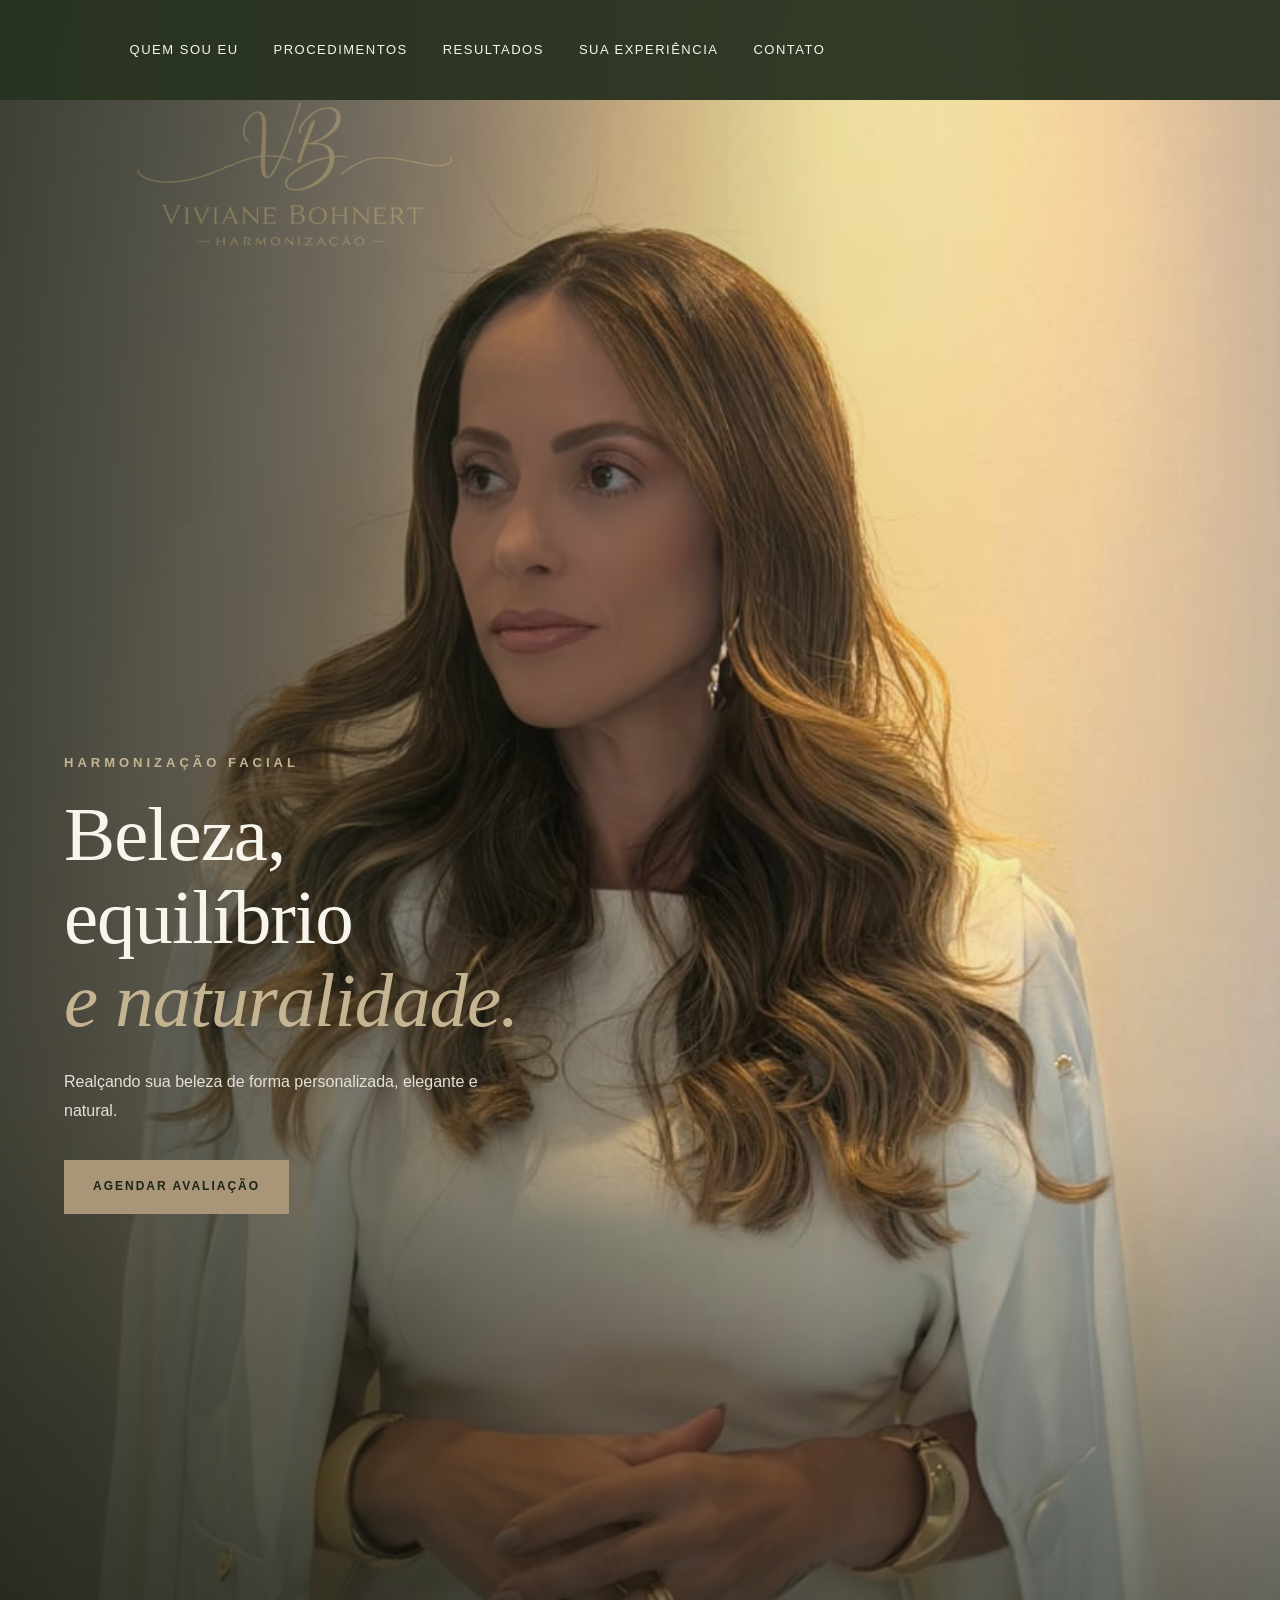
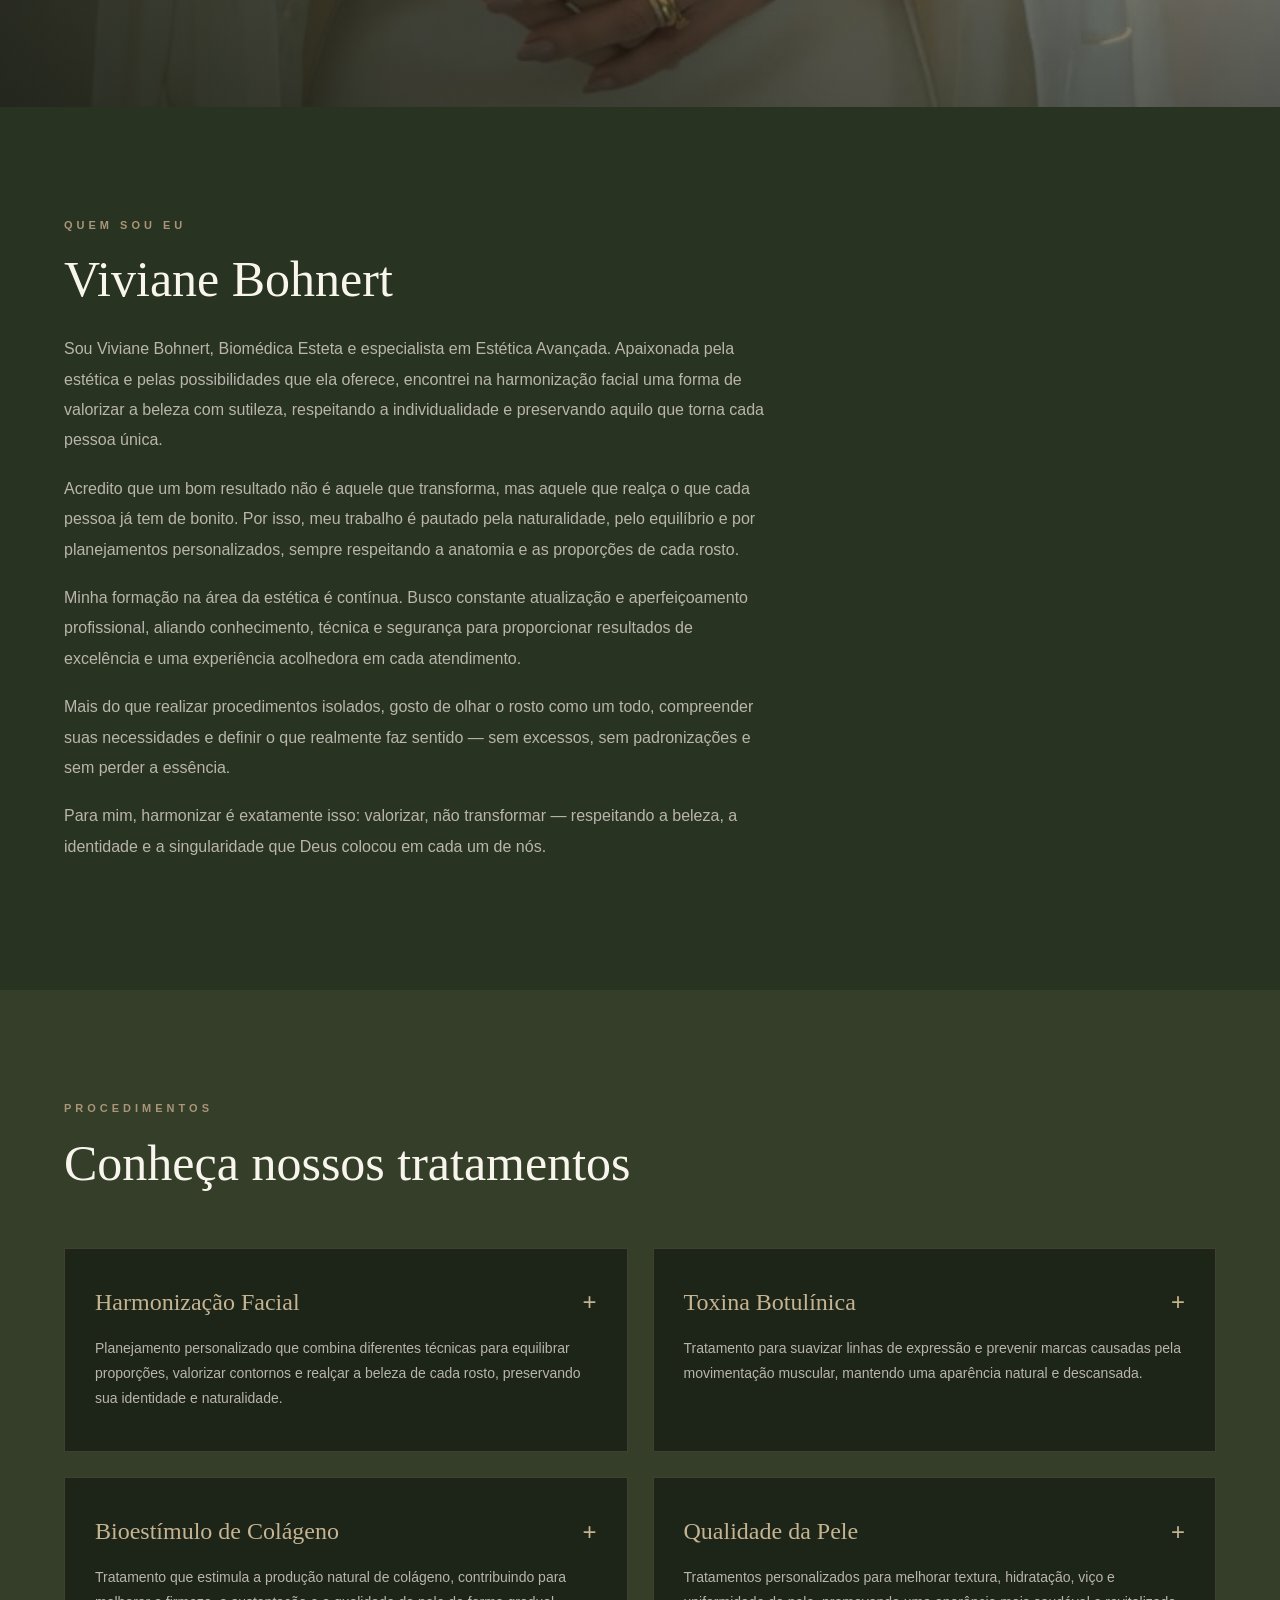
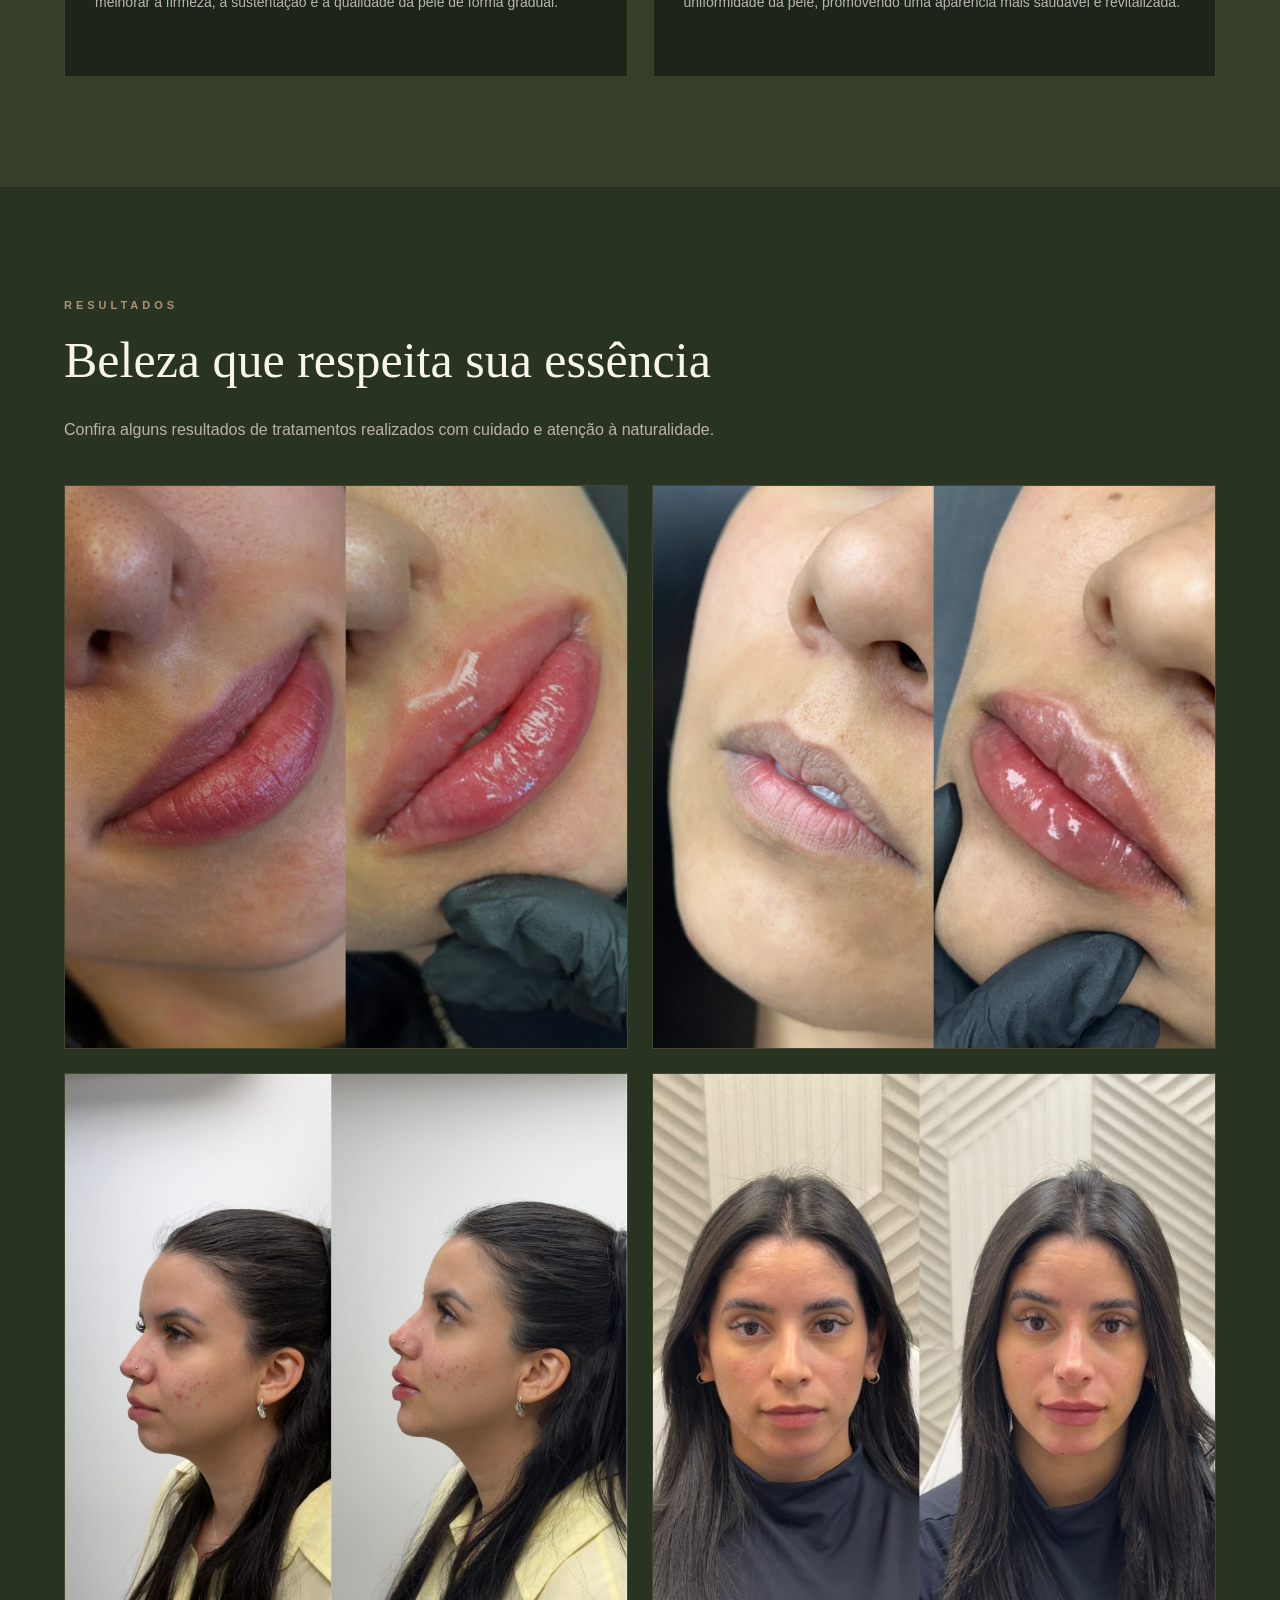
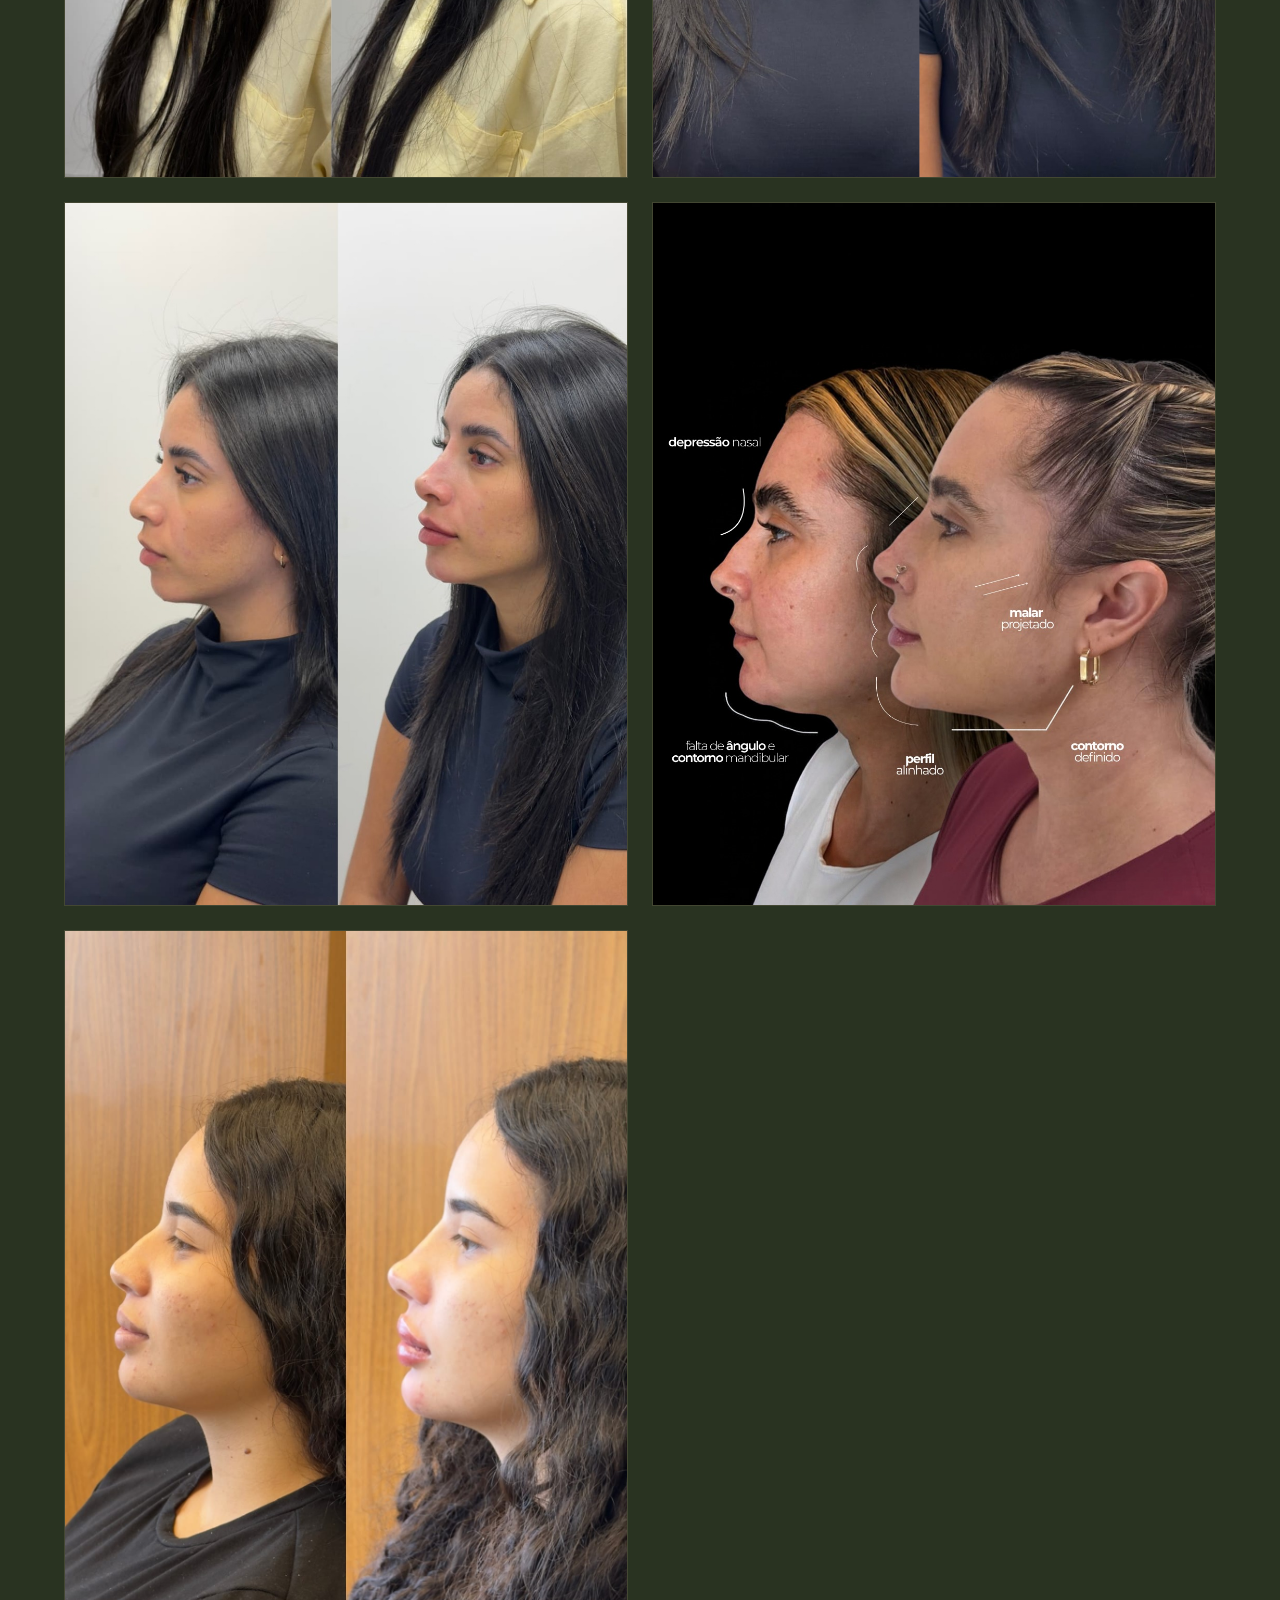
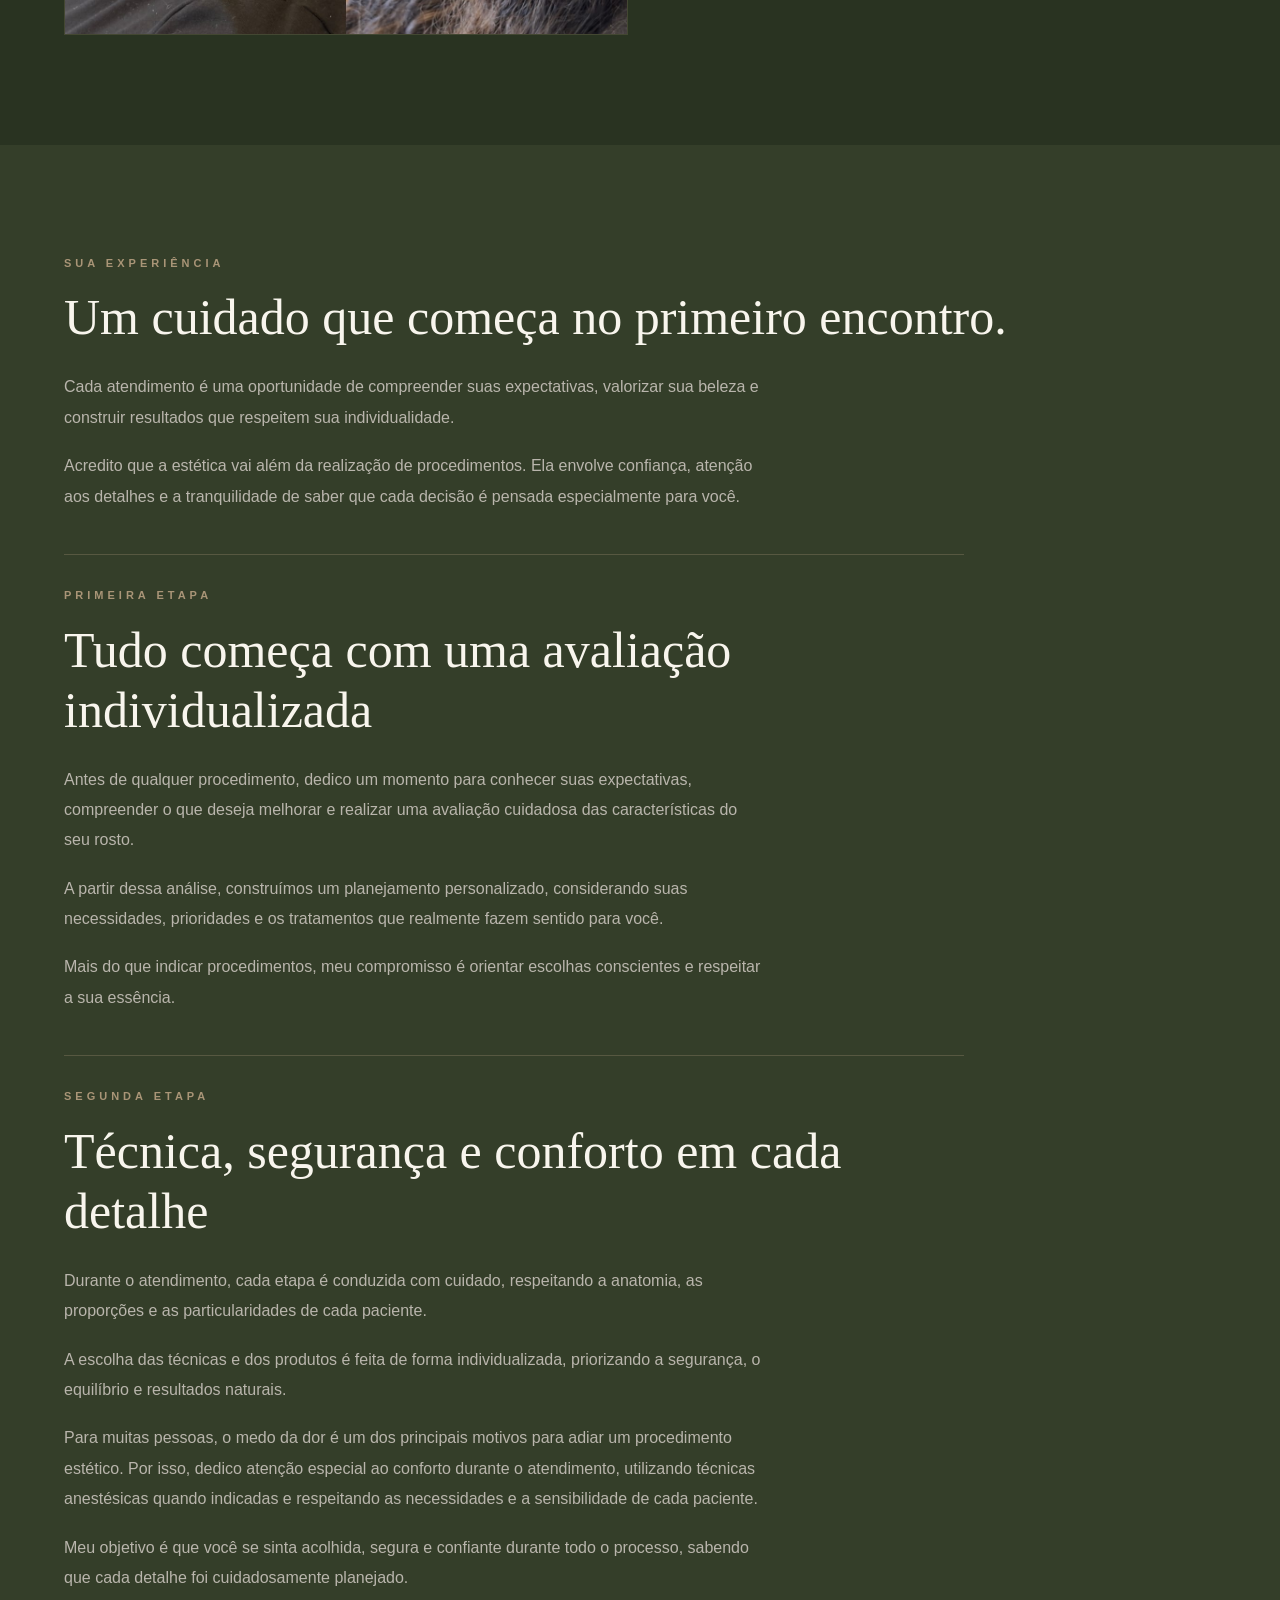
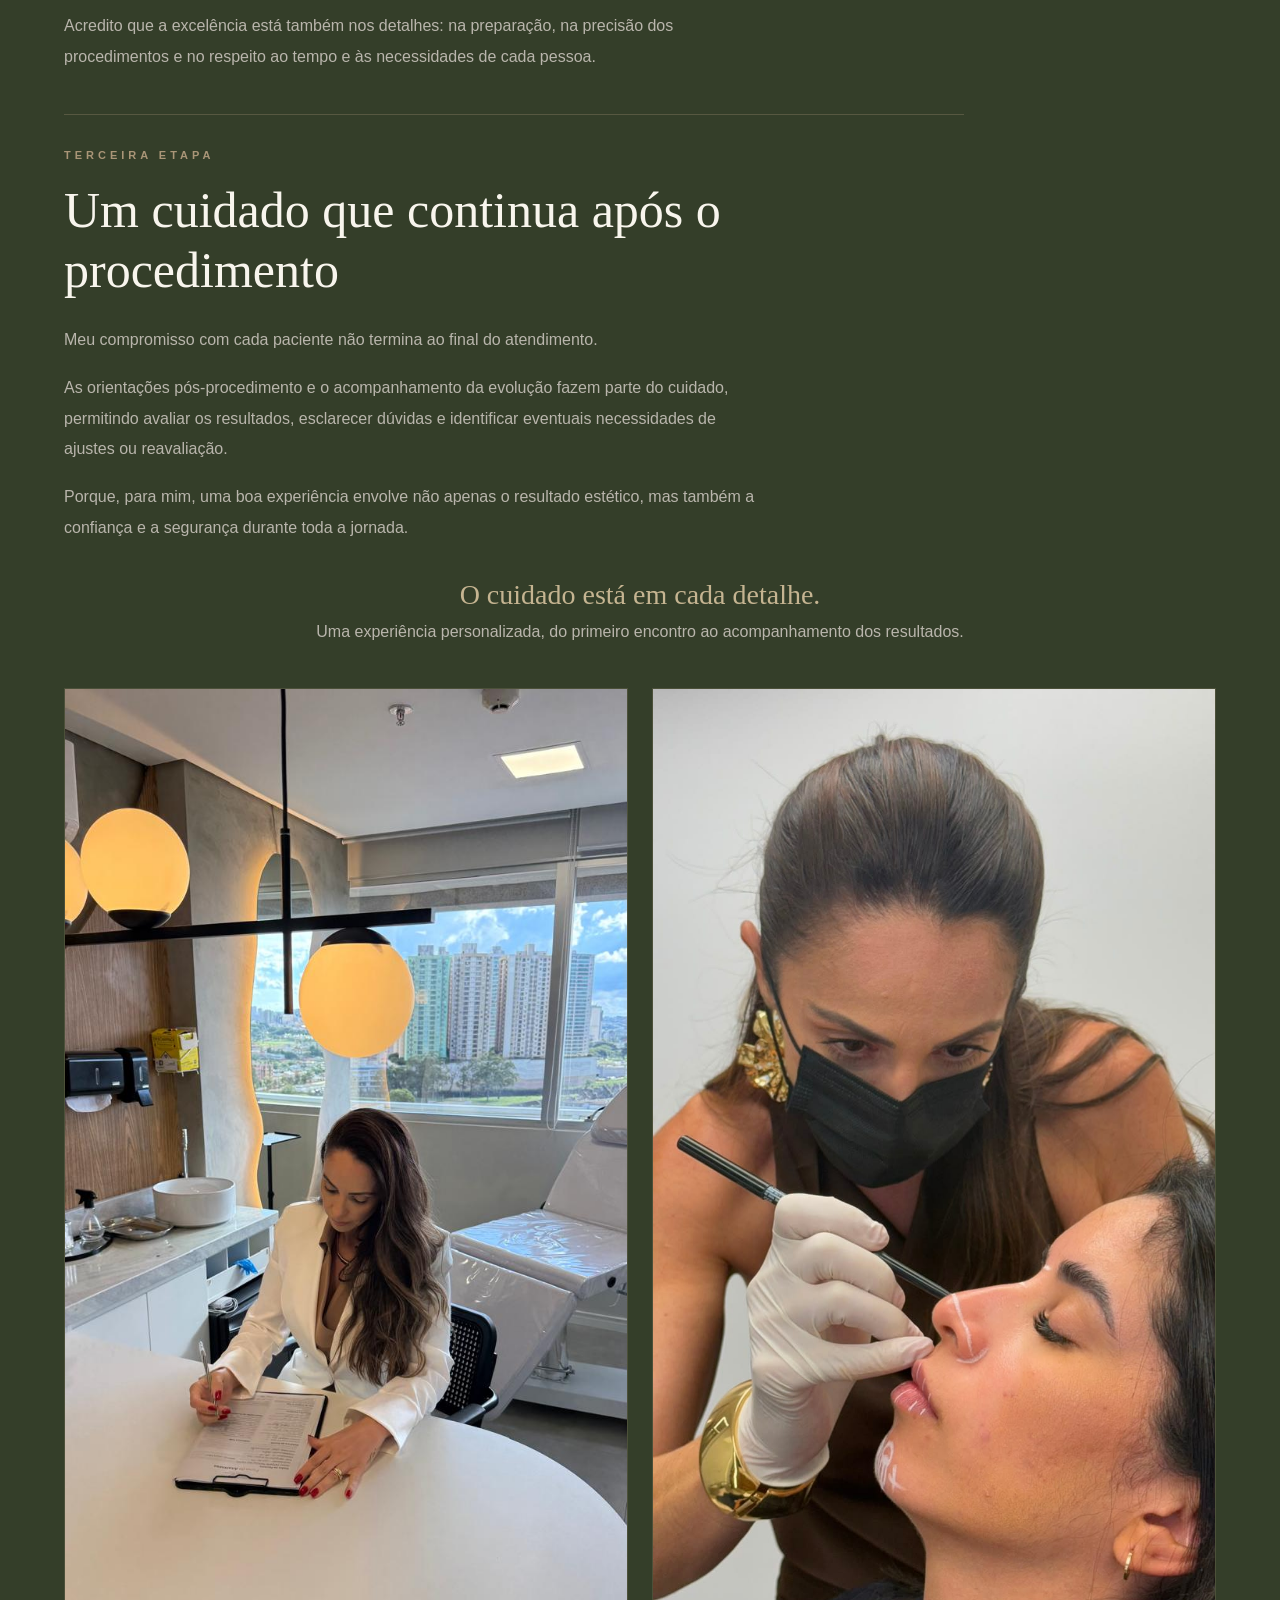
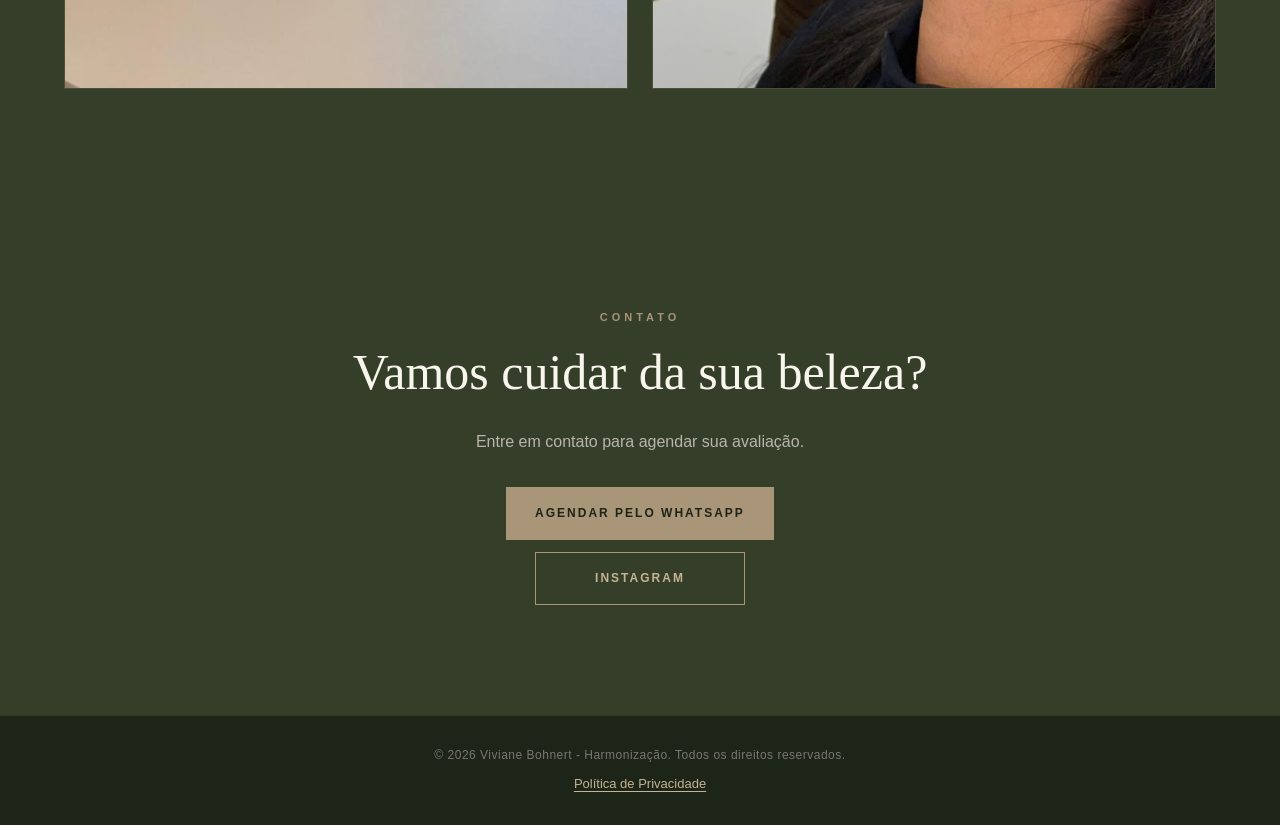
<file: index.html>
<!DOCTYPE html>
<html lang="pt-BR">

<head>
    <meta charset="UTF-8">

    <!-- Responsividade para celulares -->
    <meta name="viewport" content="width=device-width, initial-scale=1.0">

    <title>Viviane Bohnert | Harmonização Facial</title>

    <meta
        name="description"
        content="Viviane Bohnert - Harmonização facial e estética. Beleza, equilíbrio e naturalidade."
    >

    <!-- Arquivo de estilos -->
    <link rel="stylesheet" href="style.css">
</head>

<body>

    <!-- =========================
         CABEÇALHO / MENU
    ========================== -->
    <header class="header">

        <div class="container header-container">


            <!-- Menu de navegação -->
            <nav class="menu" id="menu-principal">

                <a href="#quem-sou-eu">Quem sou eu</a>
                <a href="#procedimentos">Procedimentos</a>
                <a href="#resultados">Resultados</a>
                <a href="#sua-experiencia">Sua Experiência</a>
                <a href="https://wa.me/5561998429960" target="_blank" rel="noopener noreferrer">Contato</a>

            </nav>

            <!-- Botão do menu mobile -->
            <button class="menu-mobile" type="button" aria-label="Abrir menu" aria-controls="menu-principal" aria-expanded="false">
                ☰
            </button>

        </div>

    </header>

   <!-- =========================
         CAPA
    ========================== -->
    <main>

        <section id="inicio" class="hero">

            <!-- MARCA-D'ÁGUA -->
            <div class="logo-marca-dagua">
                <img src="imagens/logo.png" alt="">
            </div>

            <!-- FOTO -->
            <div class="hero-imagem">
                <img
                    src="imagens/capa.jpg"
                    alt="Viviane Bohnert"
                    
                >
            </div>

            <!-- TEXTO -->
            <div class="hero-conteudo">

                <p class="hero-subtitulo">
                    HARMONIZAÇÃO FACIAL
                </p>

                <h1>
                    Beleza, equilíbrio
                    <span>e naturalidade.</span>
                </h1>

                <p class="hero-texto">
                    Realçando sua beleza de forma personalizada,
                    elegante e natural.
                </p>

                <a href="#contato" class="botao">
                    AGENDAR AVALIAÇÃO
                </a>

            </div>

        </section>

        <section id="quem-sou-eu" class="quem-sou-eu">
            <div class="container">
                <p class="secao-subtitulo">QUEM SOU EU</p>

                <h2>Viviane Bohnert</h2>

                <p>
                    Sou Viviane Bohnert, Biomédica Esteta e especialista em Estética Avançada.
                    Apaixonada pela estética e pelas possibilidades que ela oferece, encontrei na harmonização facial uma forma de valorizar a beleza com sutileza, respeitando a individualidade e preservando aquilo que torna cada pessoa única.
                </p>

                <p>
                    Acredito que um bom resultado não é aquele que transforma, mas aquele que realça o que cada pessoa já tem de bonito. Por isso, meu trabalho é pautado pela naturalidade, pelo equilíbrio e por planejamentos personalizados, sempre respeitando a anatomia e as proporções de cada rosto.
                </p>

                <p>
                    Minha formação na área da estética é contínua. Busco constante atualização e aperfeiçoamento profissional, aliando conhecimento, técnica e segurança para proporcionar resultados de excelência e uma experiência acolhedora em cada atendimento.
                </p>

                <p>
                    Mais do que realizar procedimentos isolados, gosto de olhar o rosto como um todo, compreender suas necessidades e definir o que realmente faz sentido — sem excessos, sem padronizações e sem perder a essência.
                </p>

                <p>
                    Para mim, harmonizar é exatamente isso: valorizar, não transformar — respeitando a beleza, a identidade e a singularidade que Deus colocou em cada um de nós.
                </p>
            </div>
        </section>


        <!-- =========================
             PROCEDIMENTOS
        ========================== -->
        <section id="procedimentos" class="procedimentos">

            <div class="container">

                <p class="secao-subtitulo">
                    PROCEDIMENTOS
                </p>

                <h2>
                    Conheça nossos tratamentos
                </h2>

                <div class="procedimentos-grid">

                    <article class="card-procedimento">
                        <button
                            class="procedimento-toggle"
                            type="button"
                            aria-expanded="false"
                            aria-controls="detalhes-harmonizacao"
                        >
                            <h3>Harmonização Facial</h3>
                            <span aria-hidden="true">+</span>
                        </button>
                        <p>
                            Planejamento personalizado que combina diferentes técnicas para equilibrar proporções, valorizar contornos e realçar a beleza de cada rosto, preservando sua identidade e naturalidade.
                        </p>
                    </article>

                    <article class="card-procedimento">
                        <button
                            class="procedimento-toggle"
                            type="button"
                            aria-expanded="false"
                            aria-controls="detalhes-toxina"
                        >
                            <h3>Toxina Botulínica</h3>
                            <span aria-hidden="true">+</span>
                        </button>
                        <p>
                            Tratamento para suavizar linhas de expressão e prevenir marcas causadas pela movimentação muscular, mantendo uma aparência natural e descansada.
                        </p>
                    </article>

                    <article class="card-procedimento">
                        <button
                            class="procedimento-toggle"
                            type="button"
                            aria-expanded="false"
                            aria-controls="detalhes-bioestimulo"
                        >
                            <h3>Bioestímulo de Colágeno</h3>
                            <span aria-hidden="true">+</span>
                        </button>
                        <p>
                            Tratamento que estimula a produção natural de colágeno, contribuindo para melhorar a firmeza, a sustentação e a qualidade da pele de forma gradual.
                        </p>
                    </article>

                    <article class="card-procedimento">
                        <button
                            class="procedimento-toggle"
                            type="button"
                            aria-expanded="false"
                            aria-controls="detalhes-qualidade-pele"
                        >
                            <h3>Qualidade da Pele</h3>
                            <span aria-hidden="true">+</span>
                        </button>
                        <p>
                            Tratamentos personalizados para melhorar textura, hidratação, viço e uniformidade da pele, promovendo uma aparência mais saudável e revitalizada.
                        </p>
                    </article>

                </div>

                <div class="procedimento-detalhes" id="detalhes-harmonizacao" hidden>
                    <h3>Harmonização Facial</h3>

                    <p>
                        A harmonização facial é um planejamento individualizado que busca promover maior equilíbrio entre as diferentes regiões do rosto, respeitando a anatomia, as proporções e as características de cada pessoa.
                    </p>

                    <p>
                        Mais do que tratar pontos isolados, o objetivo é <strong>avaliar o rosto como um todo</strong> e identificar quais intervenções realmente podem contribuir para um resultado mais harmônico e natural.
                    </p>

                    <p>
                        O planejamento pode envolver diferentes técnicas e áreas, de acordo com as necessidades de cada paciente.
                    </p>

                    <p class="procedimento-lista-titulo">
                        <strong>Tratamentos que podem fazer parte do planejamento:</strong>
                    </p>

                    <ul>
                        <li>Preenchimento labial</li>
                        <li>Rinomodelação</li>
                        <li>Preenchimento de mento</li>
                        <li>Contorno mandibular</li>
                        <li>Região malar</li>
                        <li>Olheiras</li>
                        <li>Sulco nasogeniano (“bigode chinês”)</li>
                        <li>Linhas de marionete</li>
                        <li>Pré-jowls</li>
                        <li>Outros pontos de sustentação e contorno facial</li>
                    </ul>

                    <h4>Duração Média</h4>
                    <p>
                        De 60 a 180 minutos, dependendo das regiões tratadas e da complexidade do planejamento.
                    </p>

                    <h4>Duração dos Resultados / Manutenção</h4>
                    <p>
                        Os preenchimentos com ácido hialurônico apresentam duração variável, frequentemente entre 9 e 24 meses, conforme o produto, a região e as características individuais. A necessidade de manutenção é avaliada individualmente.
                    </p>

                    <h4>Recuperação</h4>
                    <p>
                        É comum apresentar inchaço, sensibilidade e pequenos hematomas nos primeiros dias. A acomodação dos tecidos e a percepção do resultado final podem levar algumas semanas.
                    </p>
                </div>

                <div class="procedimento-detalhes" id="detalhes-toxina" hidden>
                    <h3>Toxina Botulínica</h3>

                    <p>
                        A toxina botulínica atua temporariamente na musculatura responsável pela formação das linhas de expressão, suavizando marcas e ajudando a prevenir que elas se tornem mais profundas ao longo do tempo.
                    </p>

                    <p>
                        O tratamento é planejado de forma individualizada, considerando a anatomia, a força muscular e a dinâmica facial de cada paciente.
                    </p>

                    <p>
                        Pode ser utilizada em diferentes regiões, como <strong>testa, glabela, ao redor dos olhos, nariz, sorriso, queixo e pescoço</strong>, além de outras indicações que serão avaliadas durante a consulta.
                    </p>

                    <h4>Duração Média</h4>
                    <p>
                        De 30 a 45 minutos, conforme as regiões tratadas.
                    </p>

                    <h4>Duração dos Resultados / Manutenção</h4>
                    <p>
                        Os efeitos costumam durar de 4 a 6 meses, podendo variar conforme a musculatura e a resposta individual. A necessidade de reaplicação é avaliada em consulta.
                    </p>

                    <h4>Recuperação</h4>
                    <p>
                        Retorno imediato às atividades habituais. Podem ocorrer pequenos pontos de vermelhidão, sensibilidade ou hematomas. Os resultados surgem gradualmente em até 15 dias, com avaliação do efeito após esse período.
                    </p>
                </div>

                <div class="procedimento-detalhes" id="detalhes-bioestimulo" hidden>
                    <h3>Bioestímulo de Colágeno</h3>

                    <p>
                        Com o passar do tempo, nosso organismo reduz naturalmente a produção de colágeno, o que contribui para alterações na firmeza, sustentação e qualidade da pele.
                    </p>

                    <p>
                        Os tratamentos de bioestímulo têm como objetivo <strong>estimular o próprio organismo a produzir novas fibras de colágeno</strong>, promovendo uma melhora progressiva da pele.
                    </p>

                    <p>
                        Pode ser indicado para pacientes que desejam melhorar aspectos como <strong>flacidez, firmeza, sustentação e qualidade da pele</strong>, sempre de acordo com uma avaliação individual.
                    </p>

                    <h4>Duração Média</h4>
                    <p>
                        De 40 a 60 minutos, dependendo das áreas tratadas.
                    </p>

                    <h4>Duração dos Resultados / Manutenção</h4>
                    <p>
                        O número de sessões varia de 1 a 3, com intervalos definidos conforme a indicação e o planejamento individual. Os resultados aparecem gradualmente ao longo dos meses e podem durar até 24 meses, dependendo do bioestimulador utilizado e da resposta de cada organismo.
                    </p>

                    <h4>Recuperação</h4>
                    <p>
                        Pode ocorrer inchaço, sensibilidade ou pequenos hematomas nos primeiros dias. Os cuidados após o procedimento variam conforme o produto e a técnica utilizada.
                    </p>
                </div>

                <div class="procedimento-detalhes" id="detalhes-qualidade-pele" hidden>
                    <h3>Qualidade da Pele</h3>

                    <p>
                        Uma pele bonita vai além de contornos e proporções. Textura, hidratação, luminosidade e uniformidade também fazem parte de uma aparência saudável e bem cuidada.
                    </p>

                    <p>
                        Os tratamentos para qualidade da pele são escolhidos de forma individualizada, considerando as características, necessidades e objetivos de cada paciente.
                    </p>

                    <h4>PDRN</h4>
                    <p>
                        O PDRN é um ativo utilizado em protocolos voltados à <strong>regeneração e revitalização da pele</strong>. Sua proposta é favorecer os processos de reparação cutânea e contribuir para a melhora da textura, hidratação e aparência global da pele.
                    </p>
                    <p>
                        Pode ser associado a diferentes protocolos, de acordo com a avaliação e as necessidades individuais.
                    </p>

                    <h4>Microagulhamento</h4>
                    <p>
                        O microagulhamento promove microperfurações controladas na pele, estimulando seus mecanismos naturais de renovação e a produção de colágeno.
                    </p>
                    <p>
                        Pode ser indicado para melhorar <strong>textura, poros aparentes, cicatrizes de acne, linhas finas e irregularidades da pele</strong>. O tratamento também pode ser associado a ativos selecionados de acordo com o objetivo de cada protocolo.
                    </p>

                    <h4>Skinbooster</h4>
                    <p>
                        O Skinbooster é um tratamento injetável com ácido hialurônico desenvolvido para proporcionar <strong>hidratação profunda e melhorar a qualidade da pele</strong>, sem ter como objetivo principal aumentar volume ou modificar os contornos faciais.
                    </p>
                    <p>
                        É indicado especialmente para peles que apresentam perda de hidratação, viço e elasticidade, contribuindo para uma aparência mais saudável, luminosa e revitalizada.
                    </p>
                </div>

            </div>

        </section>


        <!-- =========================
             RESULTADOS
        ========================== -->
        <section id="resultados" class="resultados">

            <div class="container">

                <p class="secao-subtitulo">
                    RESULTADOS
                </p>

                <h2>
                    Beleza que respeita sua essência
                </h2>

                <p>
                    Confira alguns resultados de tratamentos realizados com cuidado e atenção à naturalidade.
                </p>

                <div class="resultados-galeria">
                    <button class="resultado-foto" type="button" aria-label="Ampliar comparativo de resultado estético nos lábios">
                        <img src="imagens/WhatsApp Image 2026-10-07 at 09.46.32.jpeg" alt="Comparativo de resultado estético nos lábios, antes e depois">
                    </button>
                    <button class="resultado-foto" type="button" aria-label="Ampliar segundo comparativo dos lábios">
                        <img src="imagens/WhatsApp Image 2026-10-07 at 09.46.32 (1).jpeg" alt="Segundo comparativo de resultado estético nos lábios, antes e depois">
                    </button>
                    <button class="resultado-foto" type="button" aria-label="Ampliar comparativo de perfil facial com camisa amarela">
                        <img src="imagens/WhatsApp Image 2026-10-15 at 11.55.12 (1).jpeg" alt="Comparativo de perfil facial antes e depois, com a paciente usando camisa amarela">
                    </button>
                    <button class="resultado-foto" type="button" aria-label="Ampliar comparativo frontal do rosto">
                        <img src="imagens/WhatsApp Image 2026-10-15 at 11.55.13.jpeg" alt="Comparativo frontal do rosto antes e depois">
                    </button>
                    <button class="resultado-foto" type="button" aria-label="Ampliar comparativo de perfil facial com blusa preta">
                        <img src="imagens/WhatsApp Image 2026-10-15 at 11.55.13 (1).jpeg" alt="Comparativo de perfil facial antes e depois, com a paciente usando blusa preta">
                    </button>
                    <button class="resultado-foto" type="button" aria-label="Ampliar comparativo de perfil facial com áreas destacadas">
                        <img src="imagens/WhatsApp Image 2026-10-08 at 15.23.56.jpeg" alt="Comparativo de perfil facial com marcações de contorno mandibular, região malar e depressão nasal">
                    </button>
                    <button class="resultado-foto" type="button" aria-label="Ampliar segundo comparativo de perfil facial">
                        <img src="imagens/WhatsApp Image 2026-10-07 at 10.22.50 (1).jpeg" alt="Segundo comparativo de perfil facial antes e depois do tratamento">
                    </button>
                </div>

                <dialog class="visualizador-imagem" aria-label="Foto ampliada">
                    <button class="visualizador-fechar" type="button">Fechar</button>
                    <img alt="">
                </dialog>

            </div>

        </section>


        <!-- =========================
             SUA EXPERIÊNCIA
        ========================== -->
        <section id="sua-experiencia" class="sua-experiencia">

            <div class="container">

                <p class="secao-subtitulo">SUA EXPERIÊNCIA</p>

                <h2>Um cuidado que começa no primeiro encontro.</h2>

                <p>
                    Cada atendimento é uma oportunidade de compreender suas expectativas, valorizar sua beleza e construir resultados que respeitem sua individualidade.
                </p>

                <p>
                    Acredito que a estética vai além da realização de procedimentos. Ela envolve confiança, atenção aos detalhes e a tranquilidade de saber que cada decisão é pensada especialmente para você.
                </p>

                <div class="etapa-experiencia">
                    <p class="secao-subtitulo">PRIMEIRA ETAPA</p>
                    <h2>Tudo começa com uma avaliação individualizada</h2>

                    <p>
                        Antes de qualquer procedimento, dedico um momento para conhecer suas expectativas, compreender o que deseja melhorar e realizar uma avaliação cuidadosa das características do seu rosto.
                    </p>

                    <p>
                        A partir dessa análise, construímos um planejamento personalizado, considerando suas necessidades, prioridades e os tratamentos que realmente fazem sentido para você.
                    </p>

                    <p>
                        Mais do que indicar procedimentos, meu compromisso é orientar escolhas conscientes e respeitar a sua essência.
                    </p>
                </div>

                <div class="etapa-experiencia">
                    <p class="secao-subtitulo">SEGUNDA ETAPA</p>
                    <h2>Técnica, segurança e conforto em cada detalhe</h2>

                    <p>
                        Durante o atendimento, cada etapa é conduzida com cuidado, respeitando a anatomia, as proporções e as particularidades de cada paciente.
                    </p>

                    <p>
                        A escolha das técnicas e dos produtos é feita de forma individualizada, priorizando a segurança, o equilíbrio e resultados naturais.
                    </p>

                    <p>
                        Para muitas pessoas, o medo da dor é um dos principais motivos para adiar um procedimento estético. Por isso, dedico atenção especial ao conforto durante o atendimento, utilizando técnicas anestésicas quando indicadas e respeitando as necessidades e a sensibilidade de cada paciente.
                    </p>

                    <p>
                        Meu objetivo é que você se sinta acolhida, segura e confiante durante todo o processo, sabendo que cada detalhe foi cuidadosamente planejado.
                    </p>

                    <p>
                        Acredito que a excelência está também nos detalhes: na preparação, na precisão dos procedimentos e no respeito ao tempo e às necessidades de cada pessoa.
                    </p>
                </div>

                <div class="etapa-experiencia">
                    <p class="secao-subtitulo">TERCEIRA ETAPA</p>
                    <h2>Um cuidado que continua após o procedimento</h2>

                    <p>
                        Meu compromisso com cada paciente não termina ao final do atendimento.
                    </p>

                    <p>
                        As orientações pós-procedimento e o acompanhamento da evolução fazem parte do cuidado, permitindo avaliar os resultados, esclarecer dúvidas e identificar eventuais necessidades de ajustes ou reavaliação.
                    </p>

                    <p>
                        Porque, para mim, uma boa experiência envolve não apenas o resultado estético, mas também a confiança e a segurança durante toda a jornada.
                    </p>
                </div>

                <p class="sua-experiencia-fecho">O cuidado está em cada detalhe.</p>
                <p class="sua-experiencia-subfecho">Uma experiência personalizada, do primeiro encontro ao acompanhamento dos resultados.</p>

                <div class="sua-experiencia-galeria">
                    <button class="resultado-foto" type="button" aria-label="Ampliar foto de atendimento no consultório">
                        <img
                            src="imagens/WhatsApp Image 2026-10-08 at 15.20.21 (1).jpeg"
                            alt="Profissional em consultório durante atendimento e preenchimento de documentação"
                        >
                    </button>
                    <button class="resultado-foto" type="button" aria-label="Ampliar foto de avaliação estética facial">
                        <img
                            src="imagens/WhatsApp Image 2026-10-08 at 15.20.21.jpeg"
                            alt="Profissional realiza marcações no rosto de uma paciente durante avaliação estética"
                        >
                    </button>
                </div>

            </div>

        </section>


        <!-- =========================
             CONTATO
        ========================== -->
        <section id="contato" class="contato">

            <div class="container">

                <p class="secao-subtitulo">
                    CONTATO
                </p>

                <h2>
                    Vamos cuidar da sua beleza?
                </h2>

                <p>
                    Entre em contato para agendar sua avaliação.
                </p>

                <a href="https://wa.me/5561998429960" class="botao" target="_blank" rel="noopener noreferrer">
                    AGENDAR PELO WHATSAPP
                </a>

                <a
                    href="https://www.instagram.com/vivianebohnert_estetica?rpxt=aHNsZW9zbWMyMHpp"
                    class="botao botao-instagram"
                    target="_blank"
                    rel="noopener noreferrer"
                >
                    INSTAGRAM
                </a>

            </div>

        </section>

    </main>


    <!-- =========================
         RODAPÉ
    ========================== -->
    <footer class="footer">

        <div class="container">

            <p>
                © 2026 Viviane Bohnert - Harmonização.
                Todos os direitos reservados.
            </p>

            <a class="footer-link" href="privacidade.html">Política de Privacidade</a>

        </div>

    </footer>


    <!-- JavaScript -->
    <script src="script.js"></script>

</body>

</html>
</file>
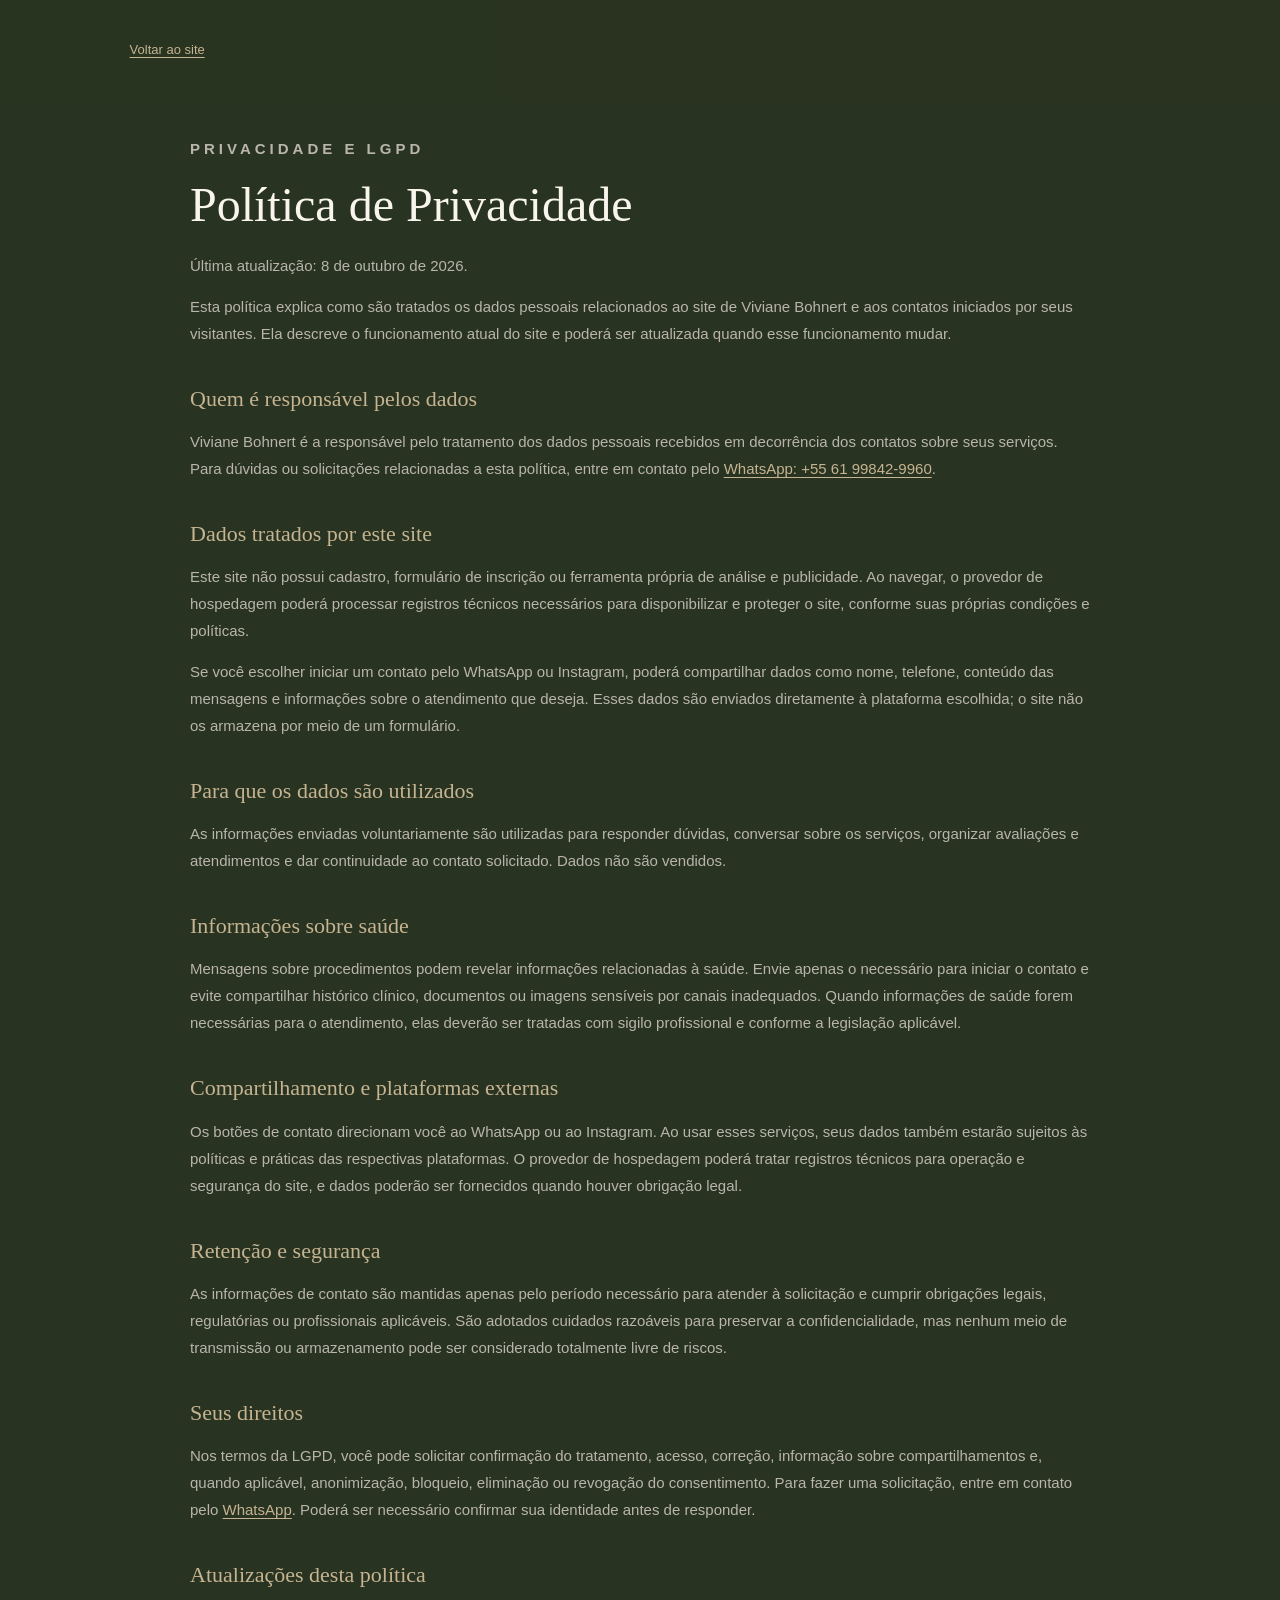
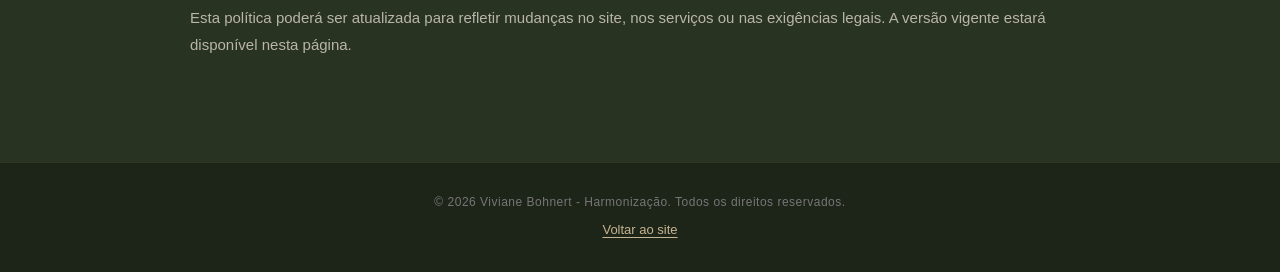
<file: privacidade.html>
<!DOCTYPE html>
<html lang="pt-BR">

<head>
    <meta charset="UTF-8">
    <meta name="viewport" content="width=device-width, initial-scale=1.0">
    <meta
        name="description"
        content="Política de Privacidade do site de Viviane Bohnert. Saiba como tratamos dados pessoais e como exercer seus direitos previstos na LGPD."
    >
    <title>Política de Privacidade | Viviane Bohnert</title>
    <link rel="stylesheet" href="style.css">
</head>

<body>
    <header class="header privacy-header">
        <div class="container header-container">
            <a class="privacy-back-link" href="index.html">Voltar ao site</a>
        </div>
    </header>

    <main class="pagina-privacidade">
        <div class="container">
            <p class="secao-subtitulo">PRIVACIDADE E LGPD</p>
            <h1>Política de Privacidade</h1>
            <p>Última atualização: 8 de outubro de 2026.</p>
            <p>
                Esta política explica como são tratados os dados pessoais relacionados ao site de Viviane Bohnert e aos contatos iniciados por seus visitantes. Ela descreve o funcionamento atual do site e poderá ser atualizada quando esse funcionamento mudar.
            </p>

            <section>
                <h2>Quem é responsável pelos dados</h2>
                <p>
                    Viviane Bohnert é a responsável pelo tratamento dos dados pessoais recebidos em decorrência dos contatos sobre seus serviços. Para dúvidas ou solicitações relacionadas a esta política, entre em contato pelo <a href="https://wa.me/5561998429960" target="_blank" rel="noopener noreferrer">WhatsApp: +55 61 99842-9960</a>.
                </p>
            </section>

            <section>
                <h2>Dados tratados por este site</h2>
                <p>
                    Este site não possui cadastro, formulário de inscrição ou ferramenta própria de análise e publicidade. Ao navegar, o provedor de hospedagem poderá processar registros técnicos necessários para disponibilizar e proteger o site, conforme suas próprias condições e políticas.
                </p>
                <p>
                    Se você escolher iniciar um contato pelo WhatsApp ou Instagram, poderá compartilhar dados como nome, telefone, conteúdo das mensagens e informações sobre o atendimento que deseja. Esses dados são enviados diretamente à plataforma escolhida; o site não os armazena por meio de um formulário.
                </p>
            </section>

            <section>
                <h2>Para que os dados são utilizados</h2>
                <p>
                    As informações enviadas voluntariamente são utilizadas para responder dúvidas, conversar sobre os serviços, organizar avaliações e atendimentos e dar continuidade ao contato solicitado. Dados não são vendidos.
                </p>
            </section>

            <section>
                <h2>Informações sobre saúde</h2>
                <p>
                    Mensagens sobre procedimentos podem revelar informações relacionadas à saúde. Envie apenas o necessário para iniciar o contato e evite compartilhar histórico clínico, documentos ou imagens sensíveis por canais inadequados. Quando informações de saúde forem necessárias para o atendimento, elas deverão ser tratadas com sigilo profissional e conforme a legislação aplicável.
                </p>
            </section>

            <section>
                <h2>Compartilhamento e plataformas externas</h2>
                <p>
                    Os botões de contato direcionam você ao WhatsApp ou ao Instagram. Ao usar esses serviços, seus dados também estarão sujeitos às políticas e práticas das respectivas plataformas. O provedor de hospedagem poderá tratar registros técnicos para operação e segurança do site, e dados poderão ser fornecidos quando houver obrigação legal.
                </p>
            </section>

            <section>
                <h2>Retenção e segurança</h2>
                <p>
                    As informações de contato são mantidas apenas pelo período necessário para atender à solicitação e cumprir obrigações legais, regulatórias ou profissionais aplicáveis. São adotados cuidados razoáveis para preservar a confidencialidade, mas nenhum meio de transmissão ou armazenamento pode ser considerado totalmente livre de riscos.
                </p>
            </section>

            <section>
                <h2>Seus direitos</h2>
                <p>
                    Nos termos da LGPD, você pode solicitar confirmação do tratamento, acesso, correção, informação sobre compartilhamentos e, quando aplicável, anonimização, bloqueio, eliminação ou revogação do consentimento. Para fazer uma solicitação, entre em contato pelo <a href="https://wa.me/5561998429960" target="_blank" rel="noopener noreferrer">WhatsApp</a>. Poderá ser necessário confirmar sua identidade antes de responder.
                </p>
            </section>

            <section>
                <h2>Atualizações desta política</h2>
                <p>
                    Esta política poderá ser atualizada para refletir mudanças no site, nos serviços ou nas exigências legais. A versão vigente estará disponível nesta página.
                </p>
            </section>
        </div>
    </main>

    <footer class="footer">
        <div class="container">
            <p>© 2026 Viviane Bohnert - Harmonização. Todos os direitos reservados.</p>
            <a class="footer-link" href="index.html">Voltar ao site</a>
        </div>
    </footer>
</body>

</html>
</file>
<file: style.css>
/* =====================================================
   RESET
===================================================== */

* {
    margin: 0;
    padding: 0;
    box-sizing: border-box;
}

html {
    scroll-behavior: smooth;
}

body {
    font-family: "Georgia", "Times New Roman", serif;
    background-color: var(--oliva-profundo);
    color: #f5f1e8;
    line-height: 1.6;
}

a {
    text-decoration: none;
    color: inherit;
}

img {
    max-width: 100%;
    display: block;
}

button {
    font-family: inherit;
}


/* =====================================================
   CORES DA MARCA
===================================================== */

:root {
    --oliva-profundo: #293321;
    --oliva-suave: #343e29;
    --oliva-escuro: #1d2418;
    --dourado: #a99577;
    --dourado-claro: #c5b491;
    --dourado-escuro: #7f6e52;
    --branco: #f8f5ed;
    --cinza: #b9b5ac;
}


/* =====================================================
   CONTAINER
===================================================== */

.container {
    width: 90%;
    max-width: 1200px;
    margin: 0 auto;
}


/* =====================================================
   CABEÇALHO
===================================================== */

.header {
    position: fixed;

    top: 0;
    left: 0;

    width: 100%;
    height: 100px;

    z-index: 1000;

    background: rgba(41, 51, 33, 0.96);

    transition: 0.3s ease;
}


.header-container {
    width: 100%;
    height: 100%;

    display: flex;
    align-items: flex-start;
    justify-content: space-between;

    padding-left: 7%;
    padding-right: 7%;
}




/* =====================================================
   MENU
===================================================== */

.menu {
    display: flex;

    align-items: center;

    gap: 35px;

    padding-top: 40px;
}


.menu a {
    position: relative;

    color: var(--branco);

    font-family: Arial, Helvetica, sans-serif;
    font-size: 13px;
    font-weight: 500;

    letter-spacing: 1.5px;
    text-transform: uppercase;

    transition: 0.3s ease;
}

.menu a::after {
    content: "";

    position: absolute;

    left: 0;
    bottom: -8px;

    width: 0;
    height: 1px;

    background-color: var(--dourado);

    transition: 0.3s ease;
}

.menu a:hover {
    color: var(--dourado-claro);
}

.menu a:hover::after {
    width: 100%;
}


/* =====================================================
   BOTÃO MENU MOBILE
===================================================== */

.menu-mobile {
    display: none;

    border: none;
    background: transparent;

    color: var(--dourado);

    font-size: 28px;

    cursor: pointer;
}


/* =====================================================
   HERO / CAPA
===================================================== */

.hero {
    position: relative;

    height: max(95vh, calc(100vw * 4 / 3));
    min-height: 95vh;

    display: flex;
    align-items: center;

    overflow: hidden;

    background-color: var(--oliva-profundo);
}


/* =====================================================
   LOGO COMO MARCA-D'ÁGUA
===================================================== */

.logo-marca-dagua {
    position: absolute;

    top: 12px;
    left: 12px;

    width: 560px;

    z-index: 2;

    pointer-events: none;

    opacity: 0.28;

    mix-blend-mode: screen;
}

.logo-marca-dagua img {
    width: 100%;
    height: auto;

    display: block;
}


/* =====================================================
   FOTO DA CAPA
===================================================== */

.hero-imagem {
    position: absolute;

    top: 0;
    left: 0;

    width: 100%;
    height: 100%;

    z-index: 1;

    overflow: hidden;
}

.hero-imagem img {
    position: absolute;

    top: 0;
    left: 50%;

    width: 100%;
    height: 100%;

    max-width: none;

    transform: translateX(-50%);

    object-fit: cover;

    object-position: center top;

    display: block;
}

.hero-imagem::after {
    content: "";

    position: absolute;

    inset: 0;

    background:
        linear-gradient(
            90deg,
            rgba(18, 23, 14, 0.72) 0%,
            rgba(18, 23, 14, 0.42) 32%,
            rgba(18, 23, 14, 0.08) 65%,
            rgba(18, 23, 14, 0) 100%
        ),
        linear-gradient(
            0deg,
            rgba(18, 23, 14, 0.55) 0%,
            rgba(18, 23, 14, 0) 35%
        );

    pointer-events: none;
}


/* =====================================================
   CONTEÚDO DA CAPA
===================================================== */

.hero-conteudo {
    position: relative;

    z-index: 4;

    width: 90%;
    max-width: 1200px;

    margin: 0 auto;

    padding-top: 260px;

    padding-right: 50%;
}


.hero-subtitulo {
    margin-bottom: 20px;

    color: var(--dourado-claro);

    font-family: Arial, Helvetica, sans-serif;

    font-size: 13px;
    font-weight: 600;

    letter-spacing: 4px;
}


.hero h1 {
    max-width: 600px;

    margin-bottom: 25px;

    color: var(--branco);

    font-size: clamp(45px, 6vw, 78px);

    font-weight: 400;

    line-height: 1.08;

    letter-spacing: -1px;
}


.hero h1 span {
    display: block;

    color: var(--dourado-claro);

    font-style: italic;
}


.hero-texto {
    max-width: 450px;

    margin-bottom: 35px;

    color: #e5e1d8;

    font-family: Arial, Helvetica, sans-serif;

    font-size: 16px;

    line-height: 1.8;
}

.hero-subtitulo {
    margin-bottom: 20px;

    color: var(--dourado-claro);

    font-family: Arial, Helvetica, sans-serif;

    font-size: 13px;
    font-weight: 600;

    letter-spacing: 4px;
}

.hero h1 {
    max-width: 600px;

    margin-bottom: 25px;

    color: var(--branco);

    font-size: clamp(45px, 6vw, 78px);

    font-weight: 400;

    line-height: 1.08;

    letter-spacing: -1px;
}

.hero h1 span {
    display: block;

    color: var(--dourado-claro);

    font-style: italic;
}

.hero-texto {
    max-width: 450px;

    margin-bottom: 35px;

    color: #e5e1d8;

    font-family: Arial, Helvetica, sans-serif;

    font-size: 16px;

    line-height: 1.8;
}


/* =====================================================
   BOTÃO
===================================================== */

.botao {
    display: inline-flex;

    align-items: center;
    justify-content: center;

    min-width: 210px;

    padding: 16px 28px;

    border: 1px solid var(--dourado);

    background: var(--dourado);

    color: var(--oliva-escuro);

    font-family: Arial, Helvetica, sans-serif;

    font-size: 12px;
    font-weight: bold;

    letter-spacing: 2px;

    transition: 0.3s ease;
}

.botao:hover {
    background: transparent;

    color: var(--dourado-claro);

    transform: translateY(-2px);
}

.botao-instagram {
    margin-top: 12px;
    background: transparent;
    color: var(--dourado-claro);
}

.botao-instagram:hover {
    background: var(--dourado);
    color: var(--oliva-escuro);
}


/* =====================================================
   SEÇÕES
===================================================== */

section[id] {
    scroll-margin-top: 110px;
}

.quem-sou-eu,
.procedimentos,
.resultados,
.sua-experiencia,
.contato {
    padding: 110px 0;
}

.quem-sou-eu {
    background-color: var(--oliva-profundo);
}

.sua-experiencia {
    background-color: var(--oliva-suave);
}

.procedimentos {
    background-color: var(--oliva-suave);
}

.resultados {
    background-color: var(--oliva-profundo);
}

.resultados-galeria,
.sua-experiencia-galeria {
    display: grid;
    grid-template-columns: repeat(2, minmax(0, 1fr));
    gap: 24px;
    margin-top: 40px;
}

.resultado-foto {
    display: block;
    width: 100%;
    padding: 0;
    overflow: hidden;
    border: 1px solid rgba(169, 149, 119, 0.2);
    background: transparent;
    cursor: zoom-in;
}

.resultado-foto img {
    display: block;
    width: 100%;
    height: auto;
    transition: transform 0.25s ease;
}

.resultado-foto:hover img {
    transform: scale(1.025);
}

.resultado-foto:focus-visible {
    outline: 2px solid var(--dourado-claro);
    outline-offset: 3px;
}

.visualizador-imagem {
    position: relative;
    width: min(1100px, 94vw);
    max-width: 94vw;
    max-height: 92vh;
    padding: 58px 16px 16px;
    overflow: auto;
    border: 1px solid rgba(169, 149, 119, 0.5);
    background: var(--oliva-escuro);
    color: var(--branco);
}

.visualizador-imagem::backdrop {
    background: rgba(10, 14, 8, 0.92);
}

.visualizador-imagem > img {
    display: block;
    width: 100%;
    max-height: calc(92vh - 76px);
    object-fit: contain;
    margin: 0 auto;
}

.visualizador-fechar {
    position: absolute;
    top: 12px;
    right: 12px;
    min-height: 36px;
    padding: 6px 12px;
    border: 1px solid var(--dourado);
    background: transparent;
    color: var(--branco);
    cursor: pointer;
}

.etapa-experiencia {
    max-width: 900px;
    margin-top: 42px;
    padding-top: 32px;
    border-top: 1px solid rgba(169, 149, 119, 0.3);
}

.sua-experiencia p:not(.secao-subtitulo) {
    max-width: 900px;
}

.contato {
    background-color: var(--oliva-suave);
}


/* =====================================================
   TÍTULOS DAS SEÇÕES
===================================================== */

.secao-subtitulo {
    margin-bottom: 15px;

    color: var(--dourado);

    font-family: Arial, Helvetica, sans-serif;

    font-size: 11px;
    font-weight: bold;

    letter-spacing: 4px;
}

.quem-sou-eu h2,
.sua-experiencia h2,
.procedimentos h2,
.resultados h2,
.contato h2 {
    margin-bottom: 25px;

    color: var(--branco);

    font-size: clamp(32px, 4vw, 50px);

    font-weight: 400;

    line-height: 1.2;
}

.quem-sou-eu p:not(.secao-subtitulo),
.resultados p:not(.secao-subtitulo),
.sua-experiencia p:not(.secao-subtitulo),
.contato p:not(.secao-subtitulo) {
    max-width: 700px;

    color: var(--cinza);

    font-family: Arial, Helvetica, sans-serif;

    font-size: 16px;

    line-height: 1.9;
    margin-bottom: 18px;
}

.sua-experiencia p.sua-experiencia-fecho {
    max-width: none;
    margin: 34px auto 4px;
    color: var(--dourado-claro);
    font-family: "Georgia", "Times New Roman", serif;
    font-size: 28px;
    line-height: 1.3;
    text-align: center;
}

.sua-experiencia p.sua-experiencia-subfecho {
    max-width: 900px;
    margin: 0 auto 18px;
    text-align: center;
}

/* =====================================================
   PROCEDIMENTOS
===================================================== */

.procedimentos-grid {
    display: grid;

    grid-template-columns: repeat(2, minmax(0, 1fr));

    gap: 25px;

    margin-top: 55px;
}

.card-procedimento {
    min-height: 200px;

    padding: 40px 30px;

    border: 1px solid rgba(169, 149, 119, 0.25);

    background-color: var(--oliva-escuro);

    transition: 0.3s ease;
}

.card-procedimento:hover {
    border-color: var(--dourado);

    transform: translateY(-8px);
}

.card-procedimento h3 {
    margin-bottom: 20px;

    color: var(--dourado-claro);

    font-size: 24px;

    font-weight: 400;
}

.procedimento-toggle {
    display: flex;
    width: 100%;
    align-items: center;
    justify-content: space-between;
    gap: 16px;
    padding: 0;
    border: 0;
    background: transparent;
    color: inherit;
    text-align: left;
    cursor: pointer;
}

.procedimento-toggle h3 {
    margin-bottom: 20px;
}

.procedimento-toggle span {
    margin-bottom: 20px;
    color: var(--dourado-claro);
    font-family: Arial, Helvetica, sans-serif;
    font-size: 24px;
    line-height: 1;
}

.procedimento-toggle:focus-visible {
    outline: 2px solid var(--dourado-claro);
    outline-offset: 5px;
}

.procedimento-detalhes {
    margin-top: 36px;
    padding-top: 30px;
    border-top: 1px solid rgba(169, 149, 119, 0.3);
}

.procedimento-detalhes[hidden] {
    display: none;
}

.procedimento-detalhes h3 {
    margin-bottom: 20px;
    color: var(--dourado-claro);
    font-size: 28px;
    font-weight: 400;
}

.procedimento-detalhes h4 {
    margin: 28px 0 14px;
    color: var(--dourado-claro);
    font-family: Arial, Helvetica, sans-serif;
    font-size: 16px;
    font-weight: 600;
}

.procedimento-detalhes p {
    max-width: 900px;
    margin-bottom: 18px;
    color: var(--cinza);
    font-family: Arial, Helvetica, sans-serif;
    font-size: 16px;
    line-height: 1.9;
}

.procedimento-detalhes .procedimento-lista-titulo {
    margin-top: 28px;
    color: var(--branco);
}

.procedimento-detalhes ul {
    display: grid;
    grid-template-columns: repeat(2, minmax(0, 1fr));
    gap: 12px 32px;
    margin: 0;
    padding-left: 22px;
    color: var(--cinza);
    font-family: Arial, Helvetica, sans-serif;
    line-height: 1.7;
}

.procedimento-detalhes li::marker {
    color: var(--dourado);
}

.card-procedimento p {
    color: var(--cinza);

    font-family: Arial, Helvetica, sans-serif;

    font-size: 14px;

    line-height: 1.8;
}


/* =====================================================
   CONTATO
===================================================== */

.contato {
    text-align: center;
}

.contato .container {
    display: flex;

    flex-direction: column;

    align-items: center;
}

.contato p:not(.secao-subtitulo) {
    margin-bottom: 30px;
}


/* =====================================================
   RODAPÉ
===================================================== */

.footer {
    padding: 30px 0;

    border-top: 1px solid rgba(169, 149, 119, 0.15);

    background-color: var(--oliva-escuro);

    text-align: center;
}

.footer p {
    color: #777;

    font-family: Arial, Helvetica, sans-serif;

    font-size: 12px;

    letter-spacing: 0.5px;
}

.footer-link {
    display: inline-block;
    margin-top: 8px;
    color: var(--dourado-claro);
    font-family: Arial, Helvetica, sans-serif;
    font-size: 13px;
    text-decoration: underline;
    text-underline-offset: 3px;
}

.privacy-header .header-container {
    align-items: center;
    justify-content: flex-start;
}

.privacy-back-link {
    color: var(--dourado-claro);
    font-family: Arial, Helvetica, sans-serif;
    font-size: 13px;
    text-decoration: underline;
    text-underline-offset: 3px;
}

.pagina-privacidade {
    min-height: 100vh;
    padding: 135px 0 90px;
    background-color: var(--oliva-profundo);
}

.pagina-privacidade .container {
    max-width: 900px;
}

.pagina-privacidade h1 {
    margin-bottom: 18px;
    color: var(--branco);
    font-size: clamp(34px, 5vw, 48px);
    font-weight: 400;
    line-height: 1.2;
}

.pagina-privacidade h2 {
    margin: 0 0 12px;
    color: var(--dourado-claro);
    font-size: 22px;
    font-weight: 400;
}

.pagina-privacidade p,
.pagina-privacidade li {
    color: var(--cinza);
    font-family: Arial, Helvetica, sans-serif;
    font-size: 15px;
    line-height: 1.8;
}

.pagina-privacidade p {
    margin-bottom: 14px;
}

.pagina-privacidade section {
    margin-top: 34px;
}

.pagina-privacidade ul {
    margin: 0 0 16px;
    padding-left: 24px;
}

.pagina-privacidade a:not(.privacy-back-link) {
    color: var(--dourado-claro);
    text-decoration: underline;
    text-underline-offset: 3px;
}


/* =====================================================
   RESPONSIVIDADE
===================================================== */

@media (max-width: 900px) {
    .menu {
        gap: 20px;
    }

    .menu a {
        font-size: 11px;
    }

    .hero-conteudo {
        padding-right: 10%;
    }
}

@media (max-width: 700px) {
    .container {
        width: 86%;
    }

    .header {
        height: 75px;
        background: rgba(41, 51, 33, 0.96);
    }

    .header-container {
        align-items: center;
        justify-content: flex-end;
        padding-left: 7%;
        padding-right: 7%;
    }

    .menu {
        display: none;
        position: absolute;
        top: 75px;
        left: 0;
        width: 100%;
        padding: 25px;
        flex-direction: column;
        gap: 25px;
        background-color: rgba(29, 36, 24, 0.97);
        border-top: 1px solid rgba(169, 149, 119, 0.2);
    }

    .menu.ativo {
        display: flex;
    }

    .menu a {
        font-size: 12px;
        letter-spacing: 1.2px;
    }

    .menu-mobile {
        display: grid;
        place-items: center;
        width: 44px;
        height: 44px;
        padding: 0;
    }

    .hero {
        height: max(82vh, 620px);
        min-height: 82vh;
        align-items: flex-end;
    }

    .hero-imagem {
        width: 100%;
        height: 100%;
        top: 0;
        right: 0;
    }

    .hero-imagem img {
        top: 0;
        left: 0;
        width: 100%;
        height: 100%;
        transform: none;
        object-fit: cover;
        object-position: center top;
    }

    .logo-marca-dagua {
        top: 12px;
        left: 0;
        width: 300px;
        opacity: 0.12;
    }

    .hero-conteudo {
        width: min(100%, 420px);
        margin-left: clamp(18px, 6vw, 42px);
        padding-top: 0;
        padding-right: 0;
        padding-bottom: 42px;
    }

    .hero-subtitulo {
        font-size: 10px;
        letter-spacing: 3px;
    }

    .hero h1 {
        max-width: 260px;
        font-size: 43px;
        margin-bottom: 20px;
    }

    .hero-texto {
        max-width: 290px;
        font-size: 14px;
        line-height: 1.7;
    }

    .botao {
        width: 100%;
        max-width: 300px;
    }

    .quem-sou-eu,
    .procedimentos,
    .resultados,
    .sua-experiencia,
    .contato {
        padding: 80px 0;
    }

    .procedimentos h2,
    .resultados h2,
    .sua-experiencia h2,
    .contato h2 {
        font-size: 34px;
    }

    .quem-sou-eu p:not(.secao-subtitulo),
    .resultados p:not(.secao-subtitulo),
    .sua-experiencia p:not(.secao-subtitulo),
    .contato p:not(.secao-subtitulo) {
        font-size: 15px;
    }

    .sua-experiencia p.sua-experiencia-fecho {
        font-size: 24px;
    }

    .procedimentos-grid,
    .resultados-galeria,
    .sua-experiencia-galeria,
    .procedimento-detalhes ul {
        grid-template-columns: 1fr;
    }

    .procedimentos-grid {
        margin-top: 35px;
        gap: 18px;
    }

    .procedimento-detalhes ul {
        gap: 8px;
    }

    .resultados-galeria,
    .sua-experiencia-galeria {
        gap: 18px;
    }

    .card-procedimento {
        min-height: auto;
        padding: 30px 25px;
    }

    .pagina-privacidade {
        padding-top: 110px;
    }

    .pagina-privacidade h1 {
        font-size: 32px;
    }

    .pagina-privacidade h2 {
        font-size: 20px;
    }
}
</file>
